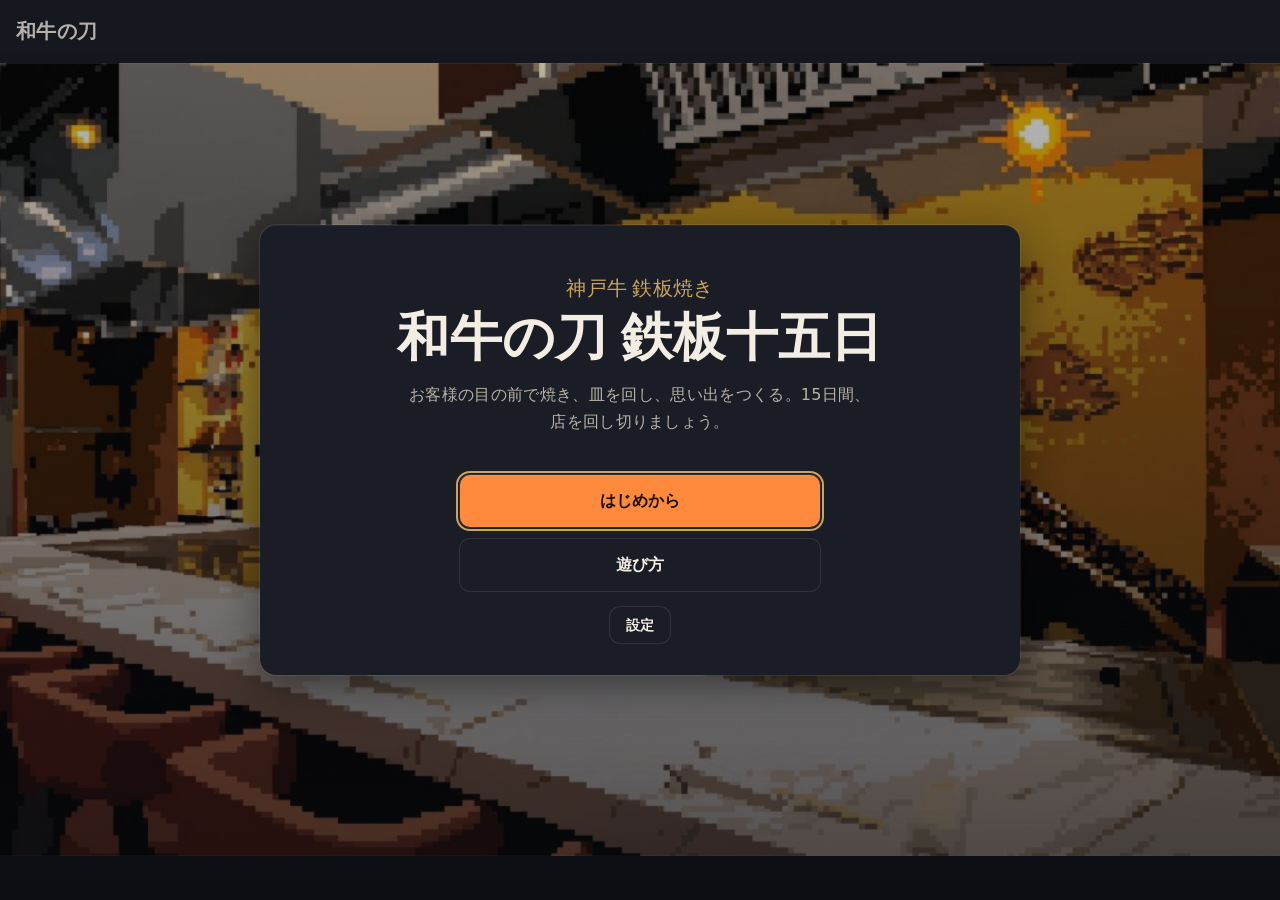
<file: index.html>
<!doctype html>
<html lang="ja">
<head>
<meta charset="utf-8">
<meta name="viewport" content="width=device-width, initial-scale=1, viewport-fit=cover">
<meta name="theme-color" content="#11131a">
<title>和牛の刀 鉄板十五日</title>
<meta name="description" content="鉄板焼きの店を15日間まわす、見下ろし型の調理×経営ゲーム">
<link rel="icon" href="icons/icon-192.png">
<link rel="manifest" href="manifest.webmanifest">
<!-- ホーム画面に追加すると、全画面のアプリとして開く（iPhone・Android） -->
<meta name="mobile-web-app-capable" content="yes">
<meta name="apple-mobile-web-app-capable" content="yes">
<meta name="apple-mobile-web-app-status-bar-style" content="black-translucent">
<meta name="apple-mobile-web-app-title" content="鉄板十五日">
<link rel="apple-touch-icon" href="icons/apple-touch-icon.png">
<link rel="stylesheet" href="style.css">
</head>
<body>
<div id="app" data-phase="title">
  <header id="hud" aria-label="営業の状況">
    <div class="brand" aria-hidden="true">和牛の刀</div>
    <div class="stat stat-day"><span class="lab">営業</span><b id="hDay">1日目</b><small>／15日</small></div>
    <div class="stat stat-clock"><span class="lab">時刻</span><b id="hClock">17:00</b><span class="clockbar" aria-hidden="true"><i id="hClockBar"></i></span></div>
    <div class="stat stat-sales"><span class="lab">今日の売上</span><b id="hSales">0円</b></div>
    <div class="stat stat-rep"><span class="lab">評判</span><b id="hRep">★4.0</b></div>
    <div class="stat stat-claim"><span class="lab">クレーム</span><b id="hClaim" aria-label="クレーム0件（3件でその日は失敗）"><i></i><i></i><i></i></b></div>
    <button id="btnHudMore" class="hudmore" type="button" aria-expanded="false" aria-label="今日の売上と評判">詳しく</button>
    <button id="btnZoom" class="iconbtn zoombtn" type="button" aria-pressed="true" aria-label="店の見え方（拡大・全体）を切り替える"><span class="z-whole">全体</span><span class="z-near">拡大</span></button>
    <button id="btnPause" class="iconbtn" type="button" aria-label="一時停止とメニュー">Ⅱ</button>
  </header>

  <main id="stage">
    <canvas id="cv" aria-label="店内の様子" role="img"></canvas>
    <div id="banner" hidden>
      <div class="banner-text"><b id="bannerTitle">開店準備</b><span id="bannerSub">設備は「つかむ」で持ち上げて、好きな場所へ動かせます</span></div>
      <button id="btnOpen" class="btn primary" type="button">開店する<kbd>Enter</kbd></button>
    </div>
    <div id="toasts" aria-live="polite"></div>
  </main>

  <footer id="ctrl">
    <div id="hint" aria-live="off">
      <span id="hintNext" class="hint-next"></span>
      <span id="hintTarget" class="hint-target"></span>
    </div>
    <div id="touch" hidden>
      <div id="stick" aria-hidden="true"><div id="stickKnob"></div></div>
      <div class="tbtns">
        <button id="tWork" class="tbtn work" type="button" aria-label="作業（長押し）">作業<small>長押し</small></button>
        <button id="tGrab" class="tbtn grab" type="button" aria-label="つかむ・置く・出す">つかむ<small>置く・出す</small></button>
      </div>
    </div>
  </footer>

  <div id="modalWrap" hidden>
    <div id="modal" role="dialog" aria-modal="true" aria-labelledby="modalTitle" tabindex="-1"></div>
  </div>
</div>

<script src="js/data.js"></script>
<script src="js/engine.js"></script>
<script src="js/bot.js"></script>
<script src="js/sprites.js"></script>
<script src="js/art-images.js"></script>
<script src="js/art-chars.js"></script>
<script src="js/render.js"></script>
<script src="js/audio.js"></script>
<script src="js/ui.js"></script>
<script src="js/main.js"></script>
</body>
</html>
</file>
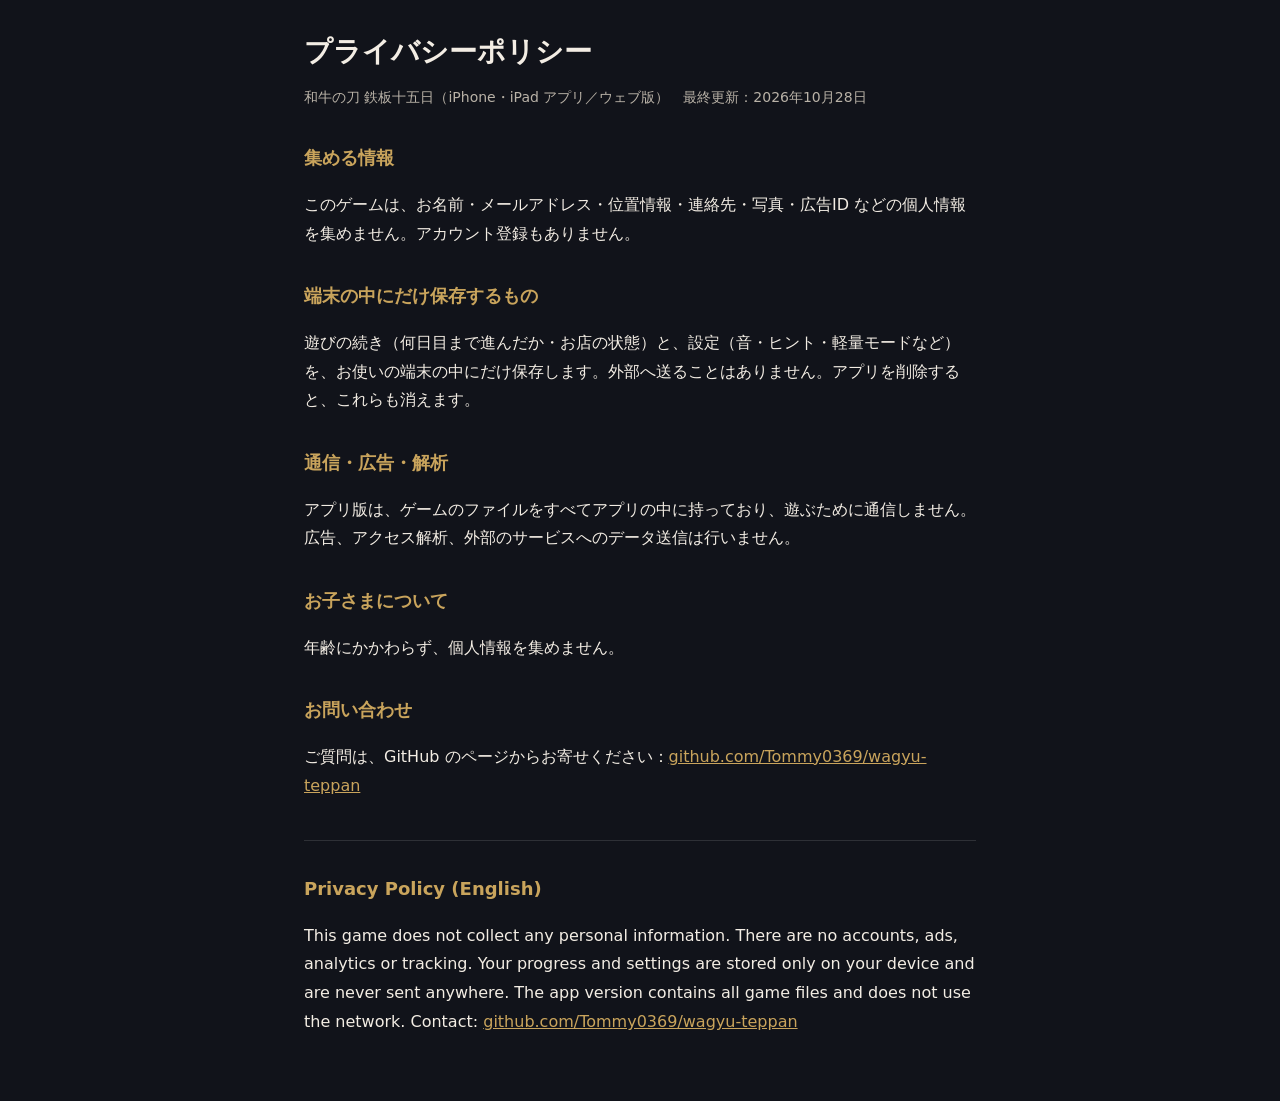
<file: privacy.html>
<!doctype html>
<html lang="ja">
<head>
<meta charset="utf-8">
<meta name="viewport" content="width=device-width, initial-scale=1">
<title>プライバシーポリシー｜和牛の刀 鉄板十五日</title>
<meta name="description" content="ゲーム「和牛の刀 鉄板十五日」のプライバシーポリシー">
<style>
  :root { --bg: #11131a; --text: #f3ede4; --muted: #b9b2a7; --gold: #c9a45c; --line: rgba(255, 255, 255, .12); color-scheme: dark; }
  body { margin: 0; background: var(--bg); color: var(--text); font: 16px/1.8 "Hiragino Sans", "Noto Sans JP", system-ui, sans-serif; }
  main { max-width: 42em; margin: 0 auto; padding: 32px max(16px, env(safe-area-inset-left)) 48px max(16px, env(safe-area-inset-right)); }
  h1 { font-family: "Hiragino Mincho ProN", "Yu Mincho", serif; font-weight: 600; font-size: 28px; line-height: 1.4; margin: 0 0 4px; }
  h2 { font-size: 18px; margin: 32px 0 8px; color: var(--gold); }
  p, li { color: var(--text); }
  .muted { color: var(--muted); font-size: 14px; }
  a { color: var(--gold); }
  hr { border: 0; border-top: 1px solid var(--line); margin: 40px 0 24px; }
</style>
</head>
<body>
<main>
  <h1>プライバシーポリシー</h1>
  <p class="muted">和牛の刀 鉄板十五日（iPhone・iPad アプリ／ウェブ版）　最終更新：2026年10月28日</p>

  <h2>集める情報</h2>
  <p>このゲームは、お名前・メールアドレス・位置情報・連絡先・写真・広告ID などの個人情報を集めません。アカウント登録もありません。</p>

  <h2>端末の中にだけ保存するもの</h2>
  <p>遊びの続き（何日目まで進んだか・お店の状態）と、設定（音・ヒント・軽量モードなど）を、お使いの端末の中にだけ保存します。外部へ送ることはありません。アプリを削除すると、これらも消えます。</p>

  <h2>通信・広告・解析</h2>
  <p>アプリ版は、ゲームのファイルをすべてアプリの中に持っており、遊ぶために通信しません。広告、アクセス解析、外部のサービスへのデータ送信は行いません。</p>

  <h2>お子さまについて</h2>
  <p>年齢にかかわらず、個人情報を集めません。</p>

  <h2>お問い合わせ</h2>
  <p>ご質問は、GitHub のページからお寄せください：<a href="https://github.com/Tommy0369/wagyu-teppan/issues">github.com/Tommy0369/wagyu-teppan</a></p>

  <hr>
  <h2>Privacy Policy (English)</h2>
  <p>This game does not collect any personal information. There are no accounts, ads, analytics or tracking. Your progress and settings are stored only on your device and are never sent anywhere. The app version contains all game files and does not use the network. Contact: <a href="https://github.com/Tommy0369/wagyu-teppan/issues">github.com/Tommy0369/wagyu-teppan</a></p>
</main>
</body>
</html>
</file>
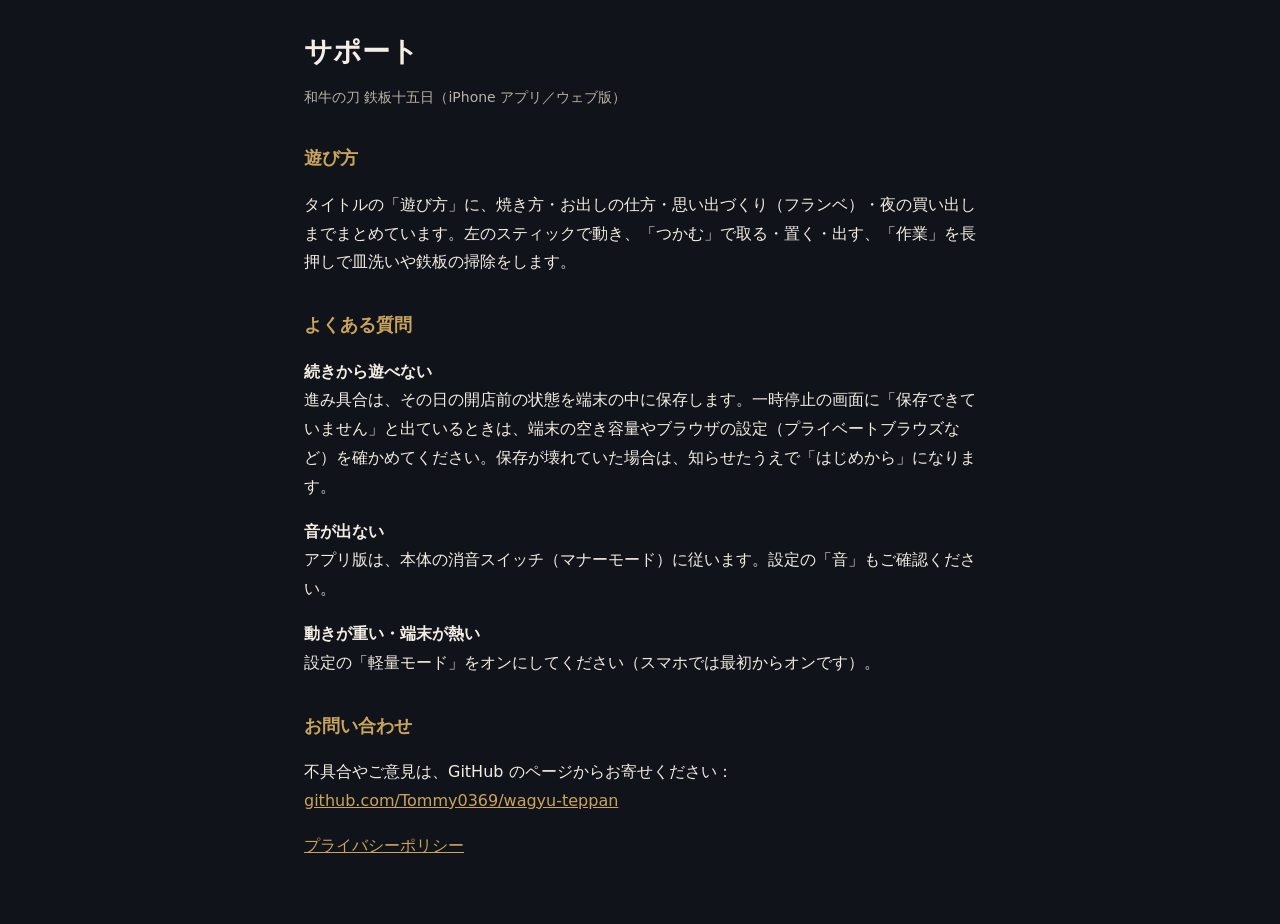
<file: support.html>
<!doctype html>
<html lang="ja">
<head>
<meta charset="utf-8">
<meta name="viewport" content="width=device-width, initial-scale=1">
<title>サポート｜和牛の刀 鉄板十五日</title>
<meta name="description" content="ゲーム「和牛の刀 鉄板十五日」のサポート">
<style>
  :root { --bg: #11131a; --text: #f3ede4; --muted: #b9b2a7; --gold: #c9a45c; --line: rgba(255, 255, 255, .12); color-scheme: dark; }
  body { margin: 0; background: var(--bg); color: var(--text); font: 16px/1.8 "Hiragino Sans", "Noto Sans JP", system-ui, sans-serif; }
  main { max-width: 42em; margin: 0 auto; padding: 32px max(16px, env(safe-area-inset-left)) 48px max(16px, env(safe-area-inset-right)); }
  h1 { font-family: "Hiragino Mincho ProN", "Yu Mincho", serif; font-weight: 600; font-size: 28px; line-height: 1.4; margin: 0 0 4px; }
  h2 { font-size: 18px; margin: 32px 0 8px; color: var(--gold); }
  p, li { color: var(--text); }
  .muted { color: var(--muted); font-size: 14px; }
  a { color: var(--gold); }
  hr { border: 0; border-top: 1px solid var(--line); margin: 40px 0 24px; }
</style>
</head>
<body>
<main>
  <h1>サポート</h1>
  <p class="muted">和牛の刀 鉄板十五日（iPhone アプリ／ウェブ版）</p>

  <h2>遊び方</h2>
  <p>タイトルの「遊び方」に、焼き方・お出しの仕方・思い出づくり（フランベ）・夜の買い出しまでまとめています。左のスティックで動き、「つかむ」で取る・置く・出す、「作業」を長押しで皿洗いや鉄板の掃除をします。</p>

  <h2>よくある質問</h2>
  <p><b>続きから遊べない</b><br>進み具合は、その日の開店前の状態を端末の中に保存します。一時停止の画面に「保存できていません」と出ているときは、端末の空き容量やブラウザの設定（プライベートブラウズなど）を確かめてください。保存が壊れていた場合は、知らせたうえで「はじめから」になります。</p>
  <p><b>音が出ない</b><br>アプリ版は、本体の消音スイッチ（マナーモード）に従います。設定の「音」もご確認ください。</p>
  <p><b>動きが重い・端末が熱い</b><br>設定の「軽量モード」をオンにしてください（スマホでは最初からオンです）。</p>

  <h2>お問い合わせ</h2>
  <p>不具合やご意見は、GitHub のページからお寄せください：<a href="https://github.com/Tommy0369/wagyu-teppan/issues">github.com/Tommy0369/wagyu-teppan</a></p>
  <p><a href="privacy.html">プライバシーポリシー</a></p>
</main>
</body>
</html>
</file>
<file: style.css>
/* 和牛の刀 鉄板十五日 — 値はすべてトークン経由（DESIGN.md と同じ） */
:root {
  --c-primary: #ff8a3d;
  --c-primary-ink: #1a0f06;
  --c-gold: #c9a45c;
  --c-bg: #11131a;
  --c-surface: #1a1d26;
  --c-raised: #242836;
  --c-line: rgba(255, 255, 255, .09);
  --c-text: #f3ede4;
  --c-muted: #b9b2a7;
  --c-meat: #b8323a;
  --c-good: #7cc48a;
  --c-bad: #ef6461;
  --c-warn: #e9b44c;
  --c-rare: #d0505c;
  --c-medium: #b77b62;
  --c-well: #7a5440;

  --f-ui: "Hiragino Sans", "Hiragino Kaku Gothic ProN", "Noto Sans JP", "Yu Gothic", system-ui, sans-serif;
  --f-brand: "Hiragino Mincho ProN", "Yu Mincho", "Noto Serif JP", serif;
  --fs-xs: 13px; --fs-sm: 14px; --fs-md: 16px; --fs-lg: 20px; --fs-xl: 25px; --fs-2xl: 32px;

  --s-1: 4px; --s-2: 8px; --s-3: 12px; --s-4: 16px; --s-5: 24px; --s-6: 32px; --s-7: 48px;
  --r-sm: 6px; --r-md: 10px; --r-lg: 16px; --r-full: 9999px;
  --edge: 0 0 0 1px rgba(255, 255, 255, .08), inset 0 1px 0 rgba(255, 255, 255, .06);
  --shadow-float: 0 12px 40px rgba(0, 0, 0, .45);

  --z-hud: 300; --z-ctrl: 310; --z-banner: 320; --z-modal: 600; --z-toast: 700;
  --t-press: 120ms; --t-ui: 180ms; --ease-out: cubic-bezier(.2, .8, .2, 1);
  --hud-h: 56px; --ctrl-h: 44px;
  color-scheme: dark;
}

* { box-sizing: border-box; }
html, body { margin: 0; height: 100%; background: var(--c-bg); color: var(--c-text); }
body {
  font-family: var(--f-ui); font-size: var(--fs-md); line-height: 1.5; letter-spacing: .02em;
  -webkit-font-smoothing: antialiased; overscroll-behavior: none; touch-action: manipulation;
}
::selection { background: rgba(201, 164, 92, .4); }
button { font: inherit; color: inherit; }
kbd { font-family: var(--f-ui); font-size: var(--fs-xs); padding: 1px 6px; border-radius: var(--r-sm); background: rgba(0, 0, 0, .25); margin-left: var(--s-2); font-weight: 600; }
.num { font-variant-numeric: tabular-nums; }

#app {
  height: 100vh; height: 100dvh; display: grid; grid-template-rows: auto minmax(0, 1fr) auto;
  padding: env(safe-area-inset-top) env(safe-area-inset-right) 0 env(safe-area-inset-left);
}

/* ---------- HUD ---------- */
#hud {
  position: relative; z-index: var(--z-hud);
  display: flex; align-items: center; gap: var(--s-5); padding: var(--s-2) var(--s-4);
  min-height: var(--hud-h); background: var(--c-surface); box-shadow: 0 1px 0 var(--c-line);
}
.brand { font-family: var(--f-brand); font-size: var(--fs-lg); font-weight: 600; color: var(--c-text); white-space: nowrap; }
.stat { display: grid; grid-template-columns: auto; line-height: 1.2; }
.stat .lab { font-size: var(--fs-xs); color: var(--c-muted); }
.stat b { font-size: var(--fs-lg); font-weight: 700; font-variant-numeric: tabular-nums; white-space: nowrap; }
.stat small { font-size: var(--fs-xs); color: var(--c-muted); }
.stat-day { grid-template-columns: auto auto; column-gap: 2px; align-items: end; }
.stat-day .lab { grid-column: 1 / -1; }
.stat-clock { min-width: 88px; }
.clockbar { display: block; height: 4px; border-radius: var(--r-full); background: rgba(255, 255, 255, .1); margin-top: 3px; overflow: hidden; }
.clockbar i { display: block; height: 100%; width: 0; background: var(--c-primary); }
.stat-sales b { color: var(--c-text); min-width: 7.5em; }
.stat-rep b { color: var(--c-gold); }
#hClaim { display: flex; gap: 5px; padding-top: 4px; }
#hClaim i { width: 14px; height: 14px; border-radius: 50%; border: 2px solid var(--c-muted); display: block; }
#hClaim i.on { background: var(--c-bad); border-color: var(--c-bad); }
#hClaim i.on::after { content: ""; }
.iconbtn {
  margin-left: auto; flex: none; width: 44px; height: 44px; border-radius: var(--r-md); border: 0; background: var(--c-raised);
  box-shadow: var(--edge); font-size: var(--fs-md); font-weight: 700; cursor: pointer;
  transition: transform var(--t-press) var(--ease-out), background-color var(--t-ui) var(--ease-out);
}
.iconbtn:hover { background: #2d3243; }
.iconbtn:active { transform: scale(.97); }
#app[data-phase="title"] #hud .stat, #app[data-phase="title"] #btnPause, #app[data-phase="title"] #btnZoom, #app[data-phase="title"] #btnHudMore { visibility: hidden; }
#btnHudMore, #btnZoom { display: none; }   /* スマホだけ（下の html.phone） */

/* ---------- 舞台 ---------- */
#stage { position: relative; overflow: hidden; background: #0c0e13; }
#cv { position: absolute; inset: 0; display: block; }
/* タイトル画面は、本人の参考画像（店内のドット絵）を背景にする */
#app[data-phase="title"] #stage { background: #1e1416 var(--title-bg, none) center / cover no-repeat; }
#app[data-phase="title"] #cv { visibility: hidden; }
#app[data-phase="title"] #modalWrap { background: linear-gradient(180deg, rgba(8, 9, 12, .25), rgba(8, 9, 12, .7)); }
#banner {
  position: absolute; z-index: var(--z-banner); top: var(--s-3); left: 50%; transform: translateX(-50%);
  display: flex; align-items: center; gap: var(--s-4); padding: var(--s-3) var(--s-3) var(--s-3) var(--s-5);
  background: rgba(26, 29, 38, .94); border-radius: var(--r-lg); box-shadow: var(--edge), var(--shadow-float);
  max-width: calc(100% - 2 * var(--s-4)); width: max-content;
}
.banner-text { display: grid; gap: 2px; }
.banner-text b { font-family: var(--f-brand); font-size: var(--fs-lg); }
.banner-text span { font-size: var(--fs-sm); color: var(--c-muted); }
#banner[hidden] { display: none; }
#toasts {
  position: absolute; z-index: var(--z-toast); left: 50%; transform: translateX(-50%); top: 84px;
  display: grid; gap: var(--s-2); justify-items: center; pointer-events: none; width: min(92%, 560px);
}
#app[data-phase="service"] #toasts { top: var(--s-3); }
.toast {
  padding: var(--s-2) var(--s-4); border-radius: var(--r-full); background: rgba(17, 19, 26, .92); box-shadow: var(--edge);
  font-size: var(--fs-sm); font-weight: 600; text-align: center; animation: toastIn 200ms var(--ease-out);
}
.toast.warn { color: #ffd59a; }
.toast.bad { color: #ffb4b0; box-shadow: 0 0 0 1px rgba(239, 100, 97, .5); }
.toast.good { color: #c9f0d1; }
@keyframes toastIn { from { opacity: 0; transform: translateY(-6px); } to { opacity: 1; transform: none; } }

/* ---------- 操作 ---------- */
#ctrl { position: relative; z-index: var(--z-ctrl); background: var(--c-surface); box-shadow: 0 -1px 0 var(--c-line); padding-bottom: env(safe-area-inset-bottom); }
#hint { display: flex; align-items: center; gap: var(--s-4); min-height: var(--ctrl-h); padding: var(--s-2) var(--s-4); font-size: var(--fs-sm); }
.hint-next { color: var(--c-gold); font-weight: 600; }
.hint-next:empty { display: none; }
.hint-target { color: var(--c-text); margin-left: auto; text-align: right; }
.hint-target b { font-weight: 700; }
.hint-target kbd { margin-left: 0; margin-right: 4px; background: var(--c-raised); }
.hint-target .sep { color: var(--c-muted); margin: 0 var(--s-2); }
#app[data-phase="title"] #hint { visibility: hidden; }

#touch { display: flex; align-items: center; justify-content: space-between; padding: var(--s-2) var(--s-4) var(--s-3); gap: var(--s-4); }
#touch[hidden] { display: none; }
#stick { position: relative; width: 132px; height: 132px; border-radius: 50%; background: rgba(255, 255, 255, .05); box-shadow: var(--edge); touch-action: none; flex: none; }
#stickKnob { position: absolute; left: 50%; top: 50%; width: 56px; height: 56px; margin: -28px 0 0 -28px; border-radius: 50%; background: var(--c-raised); box-shadow: var(--edge), 0 4px 12px rgba(0, 0, 0, .4); }
.tbtns { display: flex; gap: var(--s-3); align-items: center; }
.tbtn {
  display: grid; place-items: center; align-content: center; border: 0; border-radius: 50%; cursor: pointer; touch-action: none;
  font-weight: 700; font-size: var(--fs-md); line-height: 1.2; box-shadow: var(--edge), 0 6px 16px rgba(0, 0, 0, .35);
  -webkit-user-select: none; user-select: none; transition: transform var(--t-press) var(--ease-out);
}
.tbtn small { font-size: 12px; font-weight: 600; opacity: .85; }
.tbtn.grab { width: 92px; height: 92px; background: var(--c-primary); color: var(--c-primary-ink); }
.tbtn.work { width: 76px; height: 76px; background: var(--c-raised); color: var(--c-text); }
.tbtn.on, .tbtn:active { transform: scale(.94); }
.tbtn.work.on { background: #3a3220; box-shadow: 0 0 0 2px var(--c-gold); }

/* ---------- ボタン ---------- */
.btn {
  display: inline-flex; align-items: center; justify-content: center; gap: var(--s-2); min-height: 44px; padding: 0 var(--s-5);
  border-radius: var(--r-md); border: 0; background: var(--c-raised); color: var(--c-text); font-weight: 700; cursor: pointer;
  box-shadow: var(--edge); transition: transform var(--t-press) var(--ease-out), background-color var(--t-ui) var(--ease-out), opacity var(--t-ui);
}
.btn:hover { background: #2d3243; }
.btn:active { transform: scale(.97); }
.btn.primary { background: var(--c-primary); color: var(--c-primary-ink); }
.btn.primary:hover { background: #ff9a55; }
.btn.ghost { background: transparent; box-shadow: 0 0 0 1px var(--c-line); }
.btn[disabled], .btn[aria-disabled="true"] { opacity: .62; cursor: not-allowed; }   /* .45 だと文字のコントラストが 4.5 に届かなかった（2026-10-28） */
.btn.sm { min-height: 36px; padding: 0 var(--s-4); font-size: var(--fs-sm); }
:focus-visible { outline: 2px solid var(--c-gold); outline-offset: 2px; }

/* ---------- モーダル ---------- */
#modalWrap {
  position: fixed; inset: 0; z-index: var(--z-modal); display: grid; place-items: center; padding: var(--s-4);
  background: rgba(8, 9, 12, .62); overflow: auto;
}
#modalWrap[hidden] { display: none; }
#modal {
  width: min(760px, 100%); max-height: calc(100dvh - 2 * var(--s-4)); overflow: auto; outline: none;
  background: var(--c-surface); border-radius: var(--r-lg); box-shadow: var(--edge), var(--shadow-float);
  padding: var(--s-6); animation: modalIn 220ms var(--ease-out);
}
@keyframes modalIn { from { opacity: 0; transform: translateY(8px) scale(.99); } to { opacity: 1; transform: none; } }
#modal h2 { font-family: var(--f-brand); font-size: var(--fs-xl); font-weight: 600; margin: 0 0 var(--s-2); line-height: 1.35; }
#modal h3 { font-size: var(--fs-md); margin: var(--s-5) 0 var(--s-3); color: var(--c-muted); font-weight: 700; }
#modal p, .banner-text span, .reflect p { margin: 0 0 var(--s-3); line-height: 1.7; word-break: auto-phrase; text-wrap: pretty; }
.title-hero p { text-wrap: balance; }
.lead { color: var(--c-muted); }
.actions { display: flex; flex-wrap: wrap; gap: var(--s-3); margin-top: var(--s-5); justify-content: flex-end; }
.actions .spacer { flex: 1; }

/* タイトル */
.title-hero { text-align: center; padding: var(--s-4) 0 var(--s-2); }
.title-hero .kicker { font-family: var(--f-brand); color: var(--c-gold); font-size: var(--fs-lg); }
.title-hero h1 { font-family: var(--f-brand); font-size: clamp(34px, 6vw, 52px); font-weight: 600; margin: var(--s-1) 0 var(--s-3); line-height: 1.2; }
.title-hero p { color: var(--c-muted); max-width: 32em; margin: 0 auto var(--s-2) !important; }
.title-actions { display: grid; gap: var(--s-3); max-width: 360px; margin: var(--s-5) auto 0; }
.title-actions .btn { min-height: 52px; font-size: var(--fs-md); }
.title-meta { display: flex; justify-content: center; gap: var(--s-3); margin-top: var(--s-4); flex-wrap: wrap; }

/* 遊び方 */
.howto { display: grid; grid-template-columns: repeat(auto-fit, minmax(200px, 1fr)); gap: var(--s-3); margin: var(--s-4) 0; padding: 0; list-style: none; }
.howto li { background: var(--c-raised); border-radius: var(--r-md); padding: var(--s-4); box-shadow: var(--edge); }
.howto b { display: block; margin-bottom: var(--s-1); }
.howto span { color: var(--c-muted); font-size: var(--fs-sm); }
/* 遊び方：1項目＝1つのトグル。説明は押した項目の行のすぐ下に横いっぱいで出す（開くのは1つだけ） */
.mhead {
  position: sticky; top: 0; z-index: 1; display: flex; align-items: center; justify-content: space-between; gap: var(--s-3);
  margin: 0 0 var(--s-1); padding: var(--s-1) 0; background: var(--c-surface);
  box-shadow: 0 -40px 0 0 var(--c-surface);   /* 上の余白も隠す（送った項目が見出しの上からのぞかないように） */
}
#modal .mhead h2 { margin: 0; }
.mhead .btn { flex: none; }
.hgrid { position: relative; display: grid; grid-template-columns: repeat(auto-fill, minmax(140px, 1fr)); gap: var(--s-2); margin-top: var(--s-3); }
.hitem {
  display: flex; align-items: center; gap: var(--s-2); min-width: 0; min-height: 48px; padding: 0 var(--s-3);
  border: 0; border-radius: var(--r-md); background: var(--c-raised); box-shadow: var(--edge); color: var(--c-text);
  font: 700 var(--fs-sm)/1.3 var(--f-ui); text-align: left; cursor: pointer; transition: background-color var(--t-ui) var(--ease-out);
  overflow: hidden; white-space: nowrap; text-overflow: ellipsis;
}
.hitem::after { content: "＋"; margin-left: auto; flex: none; color: var(--c-gold); }   /* 開く／とじるは記号と枠で（色だけに頼らない） */
.hitem:hover { background: #2d3243; }
.hitem:focus-visible { outline: 2px solid var(--c-gold); outline-offset: 2px; }
.hitem[aria-expanded="true"] { background: #363c50; box-shadow: inset 0 0 0 2px var(--c-gold); }
.hitem[aria-expanded="true"]::after { content: "−"; }
.hpanel {
  position: relative; grid-column: 1 / -1; padding: var(--s-3) var(--s-4); border-radius: var(--r-md);
  background: #363c50; box-shadow: var(--edge);
}
.hpanel::before {   /* どの項目の説明かを、上向きの三角で指す */
  content: ""; position: absolute; top: -7px; left: calc(var(--ax, 24px) - 7px);
  border: 7px solid transparent; border-top: 0; border-bottom-color: #363c50;
}
#modal .hpanel p { margin: 0; font-size: var(--fs-sm); line-height: 1.75; }
.hpanel .dtable { margin: 0 0 var(--s-2); }
#modal .hpanel .note { margin: 0; }
/* アプリとして入れる手順（iPhone） */
.steps { margin: var(--s-3) 0 var(--s-4); padding-left: 1.4em; display: grid; gap: var(--s-2); line-height: 1.7; }
.keys { display: grid; grid-template-columns: auto 1fr; gap: var(--s-2) var(--s-4); font-size: var(--fs-sm); margin: 0; }
.keys dt { font-weight: 700; }
.keys dd { margin: 0; color: var(--c-muted); }

/* 日報 */
.report-grid { display: grid; grid-template-columns: minmax(0, 1.1fr) minmax(0, 1fr); gap: var(--s-5); }
.pl { width: 100%; border-collapse: collapse; font-variant-numeric: tabular-nums; }
.pl td { padding: 6px 0; border-bottom: 1px solid var(--c-line); }
.pl td:last-child { text-align: right; font-weight: 700; white-space: nowrap; padding-left: var(--s-3); }
.pl tr.sub td { color: var(--c-muted); font-size: var(--fs-sm); padding-top: 2px; }
.pl tr.sub td:last-child { font-weight: 500; }
.pl tr.total td { border-bottom: 0; padding-top: var(--s-3); font-size: var(--fs-lg); }
.pl .plus { color: var(--c-good); }
.pl .minus { color: var(--c-bad); }
.kpis { display: grid; grid-template-columns: repeat(2, minmax(0, 1fr)); gap: var(--s-2); }
.kpi { background: var(--c-raised); border-radius: var(--r-md); padding: var(--s-3); box-shadow: var(--edge); }
.kpi .lab { font-size: var(--fs-xs); color: var(--c-muted); display: block; }
.kpi b { font-size: var(--fs-lg); font-variant-numeric: tabular-nums; }
.kpi small { color: var(--c-muted); font-size: var(--fs-xs); margin-left: 4px; }
.reflect { margin-top: var(--s-5); padding: var(--s-4) var(--s-5); border-radius: var(--r-md); background: linear-gradient(180deg, rgba(201, 164, 92, .10), rgba(201, 164, 92, .04)); box-shadow: 0 0 0 1px rgba(201, 164, 92, .28); }
.reflect .lab { font-size: var(--fs-xs); color: var(--c-gold); font-weight: 700; display: block; margin-bottom: var(--s-1); }
.reflect .rf-h { font-size: var(--fs-xs); font-weight: 700; color: var(--c-cream, #f1ece3); opacity: .85; margin: var(--s-3) 0 var(--s-1); }
.rf-steps { margin: 0 0 var(--s-2); padding-left: 1.4em; display: grid; gap: 4px; }
.rf-steps li { line-height: 1.6; }
.rf-time { display: inline-block; min-width: 3.2em; margin-right: .5em; color: var(--c-gold); font-variant-numeric: tabular-nums; }
.rf-result { margin: var(--s-2) 0; padding: var(--s-2) var(--s-3); border-radius: var(--r-sm, 8px); background: rgba(255, 255, 255, .05); }
.rf-result span { font-weight: 700; color: var(--c-gold); margin-right: .6em; }
.rf-use { margin: var(--s-2) 0 var(--s-1); }
.rf-bar { display: flex; height: 10px; border-radius: 5px; overflow: hidden; background: rgba(255, 255, 255, .08); }
.rf-bar i { display: block; height: 100%; }
.rf-legend { list-style: none; margin: 6px 0 0; padding: 0; display: flex; flex-wrap: wrap; gap: 4px 12px; font-size: var(--fs-xs); }
.rf-legend i { display: inline-block; width: 10px; height: 10px; border-radius: 2px; margin-right: 4px; vertical-align: -1px; }
.u-carry { background: #e6b450; } .u-cut { background: #d0505c; } .u-wash { background: #7ec8f0; } .u-clear { background: #b08968; }
.u-mc { background: #f0a0b0; } .u-walk { background: #8a929c; } .u-idle { background: #4a4f57; }
.rf-q { font-size: var(--fs-md, 1.05rem); font-weight: 700; line-height: 1.7; }
.rf-next { opacity: .9; }
.reflect p { margin: 0 !important; font-size: var(--fs-md); }
.concept { display: inline-block; margin-top: var(--s-2); font-size: var(--fs-xs); padding: 2px 10px; border-radius: var(--r-full); background: rgba(201, 164, 92, .18); color: var(--c-gold); font-weight: 700; }

/* カード */
.cards { display: grid; grid-template-columns: repeat(2, minmax(0, 1fr)); gap: var(--s-4); margin-top: var(--s-4); }
.cards.diff-cards { grid-template-columns: repeat(4, minmax(0, 1fr)); }
@media (max-width: 900px) { .cards.diff-cards { grid-template-columns: repeat(2, minmax(0, 1fr)); } }
.card { display: grid; gap: var(--s-3); align-content: start; text-align: left; padding: var(--s-5); border-radius: var(--r-lg); border: 0; background: var(--c-raised); box-shadow: var(--edge); cursor: pointer; transition: transform var(--t-press) var(--ease-out), box-shadow var(--t-ui); }
.card:hover { box-shadow: var(--edge), 0 0 0 2px rgba(201, 164, 92, .6); }
.card:active { transform: scale(.98); }
.card .kind { justify-self: start; font-size: var(--fs-xs); font-weight: 700; padding: 2px 10px; border-radius: var(--r-full); }
.card .kind.dish { background: rgba(255, 138, 61, .18); color: #ffc296; }
.card .kind.guest { background: rgba(127, 167, 201, .18); color: #b9d4ea; }
.card .name { font-family: var(--f-brand); font-size: var(--fs-xl); line-height: 1.3; }
.card .good, .card .hard, .card .desc { font-size: var(--fs-sm); line-height: 1.6; }
.card .desc { color: var(--c-muted); }
/* 難易度のカード：速さ・待てる長さ・部位の数（ラベルと値の2列） */
.dfacts { display: grid; grid-template-columns: auto 1fr; gap: 2px var(--s-2); font-size: var(--fs-sm); line-height: 1.5; }
.dfacts span { color: var(--c-muted); }
.dfacts b { font-weight: 700; color: var(--c-text); }
/* 難易度のちがいの表（遊び方・ルール） */
.dtable { display: grid; gap: 2px; font-size: var(--fs-sm); margin-bottom: var(--s-3); }
.dt-row { display: grid; grid-template-columns: minmax(8em, 1.4fr) repeat(4, minmax(0, 1fr)); gap: var(--s-2); padding: var(--s-2) var(--s-3); background: var(--c-raised); border-radius: var(--r-sm); align-items: center; }
.dt-row > span:first-child { color: var(--c-muted); }
.dt-head { background: transparent; font-weight: 700; padding-bottom: 0; }
.actions .act-note { margin-right: auto; align-self: center; flex: 1 1 auto; min-width: 0; }   /* ボタンの左の空きに、短い注意（狭いときは注意のほうが折り返す） */
.actions:has(.act-note) { flex-wrap: nowrap; }
.actions:has(.act-note) .btn { white-space: nowrap; flex: none; }
#modal:has(.diff-cards) { width: min(960px, 100%); }   /* 4枚を横に並べるので、ほかの画面より広く */
.dfacts b { white-space: nowrap; }
.card .good::before { content: "＋ "; color: var(--c-good); font-weight: 700; }
.card .hard::before { content: "− "; color: var(--c-bad); font-weight: 700; }

/* 買い出し */
.cashline { display: flex; align-items: baseline; gap: var(--s-3); margin: var(--s-2) 0 var(--s-4); }
.cashline b { font-size: var(--fs-2xl); font-variant-numeric: tabular-nums; }
.offers { display: grid; grid-template-columns: repeat(3, minmax(0, 1fr)); gap: var(--s-3); }
.offer { display: grid; gap: var(--s-2); align-content: space-between; padding: var(--s-4); border-radius: var(--r-md); background: var(--c-raised); box-shadow: var(--edge); min-height: 168px; }
.offer .name { font-weight: 700; font-size: var(--fs-md); }
.offer .desc { font-size: var(--fs-sm); color: var(--c-muted); line-height: 1.6; }
.offer .price { font-variant-numeric: tabular-nums; font-weight: 700; }
.offer.sold { opacity: .55; }
.staff { display: grid; gap: var(--s-2); }
.staff-row { display: grid; grid-template-columns: minmax(0, 1fr) auto; align-items: center; gap: var(--s-3); padding: var(--s-3) var(--s-4); border-radius: var(--r-md); background: var(--c-raised); box-shadow: var(--edge); }
.staff-row .name { font-weight: 700; }
.staff-row .desc { font-size: var(--fs-sm); color: var(--c-muted); }
.toggle { min-width: 104px; }
.toggle[aria-pressed="true"] { background: rgba(124, 196, 138, .22); box-shadow: 0 0 0 1px rgba(124, 196, 138, .6); }
.note { font-size: var(--fs-sm); color: var(--c-muted); }

/* 結果 */
.result-grid { display: grid; grid-template-columns: minmax(0, 1fr) minmax(0, 1fr); gap: var(--s-5); align-items: center; }
.style-name { font-family: var(--f-brand); font-size: var(--fs-2xl); color: var(--c-gold); margin: var(--s-1) 0 var(--s-2); line-height: 1.3; }
.radar { width: 100%; max-width: 320px; display: block; margin: 0 auto; }
.questions { margin: var(--s-4) 0 0; padding-left: 1.4em; }
.questions li { margin-bottom: var(--s-2); line-height: 1.7; }

.setting-row { display: flex; align-items: center; justify-content: space-between; gap: var(--s-4); padding: var(--s-3) 0; border-bottom: 1px solid var(--c-line); }

/* ---------- 画面幅ごとの組み替え ---------- */
@media (max-width: 1023px) {
  #hud { gap: var(--s-4); }
  .brand { display: none; }
}
@media (max-width: 599px) {
  :root { --hud-h: 52px; }
  #hud { gap: var(--s-3); padding: var(--s-2) var(--s-3); }
  .stat .lab { font-size: 12px; }
  .stat b { font-size: var(--fs-md); }
  .stat-day small { display: none; }
  .stat-clock { min-width: 0; }
  .stat-sales b { min-width: 0; }
  .stat-claim .lab { display: none; }
  .iconbtn { width: 44px; height: 44px; }
  .btn.sm { min-height: 44px; }
  #modal { padding: var(--s-5) var(--s-4); }
  .report-grid, .result-grid, .cards { grid-template-columns: minmax(0, 1fr) !important; }
  .offers { grid-template-columns: minmax(0, 1fr); }
  .offer { min-height: 0; }
  #hint { font-size: 13px; padding: var(--s-1) var(--s-3); min-height: 36px; }
  .hint-next { display: none; }
  .hint-target { margin-left: 0; text-align: left; }
  #banner { flex-direction: column; align-items: stretch; text-align: center; padding: var(--s-3); }
  .banner-text span { font-size: 13px; }
}
@media (max-width: 380px) {
  .stat-rep { display: none; }
}
/* 横向きのスマホ：操作をマップの上に重ねる */
@media (max-height: 520px) and (orientation: landscape) {
  :root { --hud-h: 44px; }
  #hud { min-height: var(--hud-h); padding: 2px var(--s-3); gap: var(--s-4); }
  .stat { grid-auto-flow: column; align-items: baseline; gap: 4px; }
  .stat-day { grid-template-columns: auto auto auto; }
  .stat-day .lab { grid-column: auto; }
  .stat .lab { font-size: 12px; }
  .stat b { font-size: var(--fs-md); }
  .clockbar { display: none; }
  .brand { display: none; }
  .iconbtn { width: 44px; height: 44px; }
  #ctrl { position: fixed; left: 0; right: 0; bottom: 0; background: transparent; box-shadow: none; pointer-events: none; }
  #hint { display: none; }
  #touch { pointer-events: auto; padding: 0 calc(var(--s-4) + env(safe-area-inset-right)) calc(var(--s-3) + env(safe-area-inset-bottom)) calc(var(--s-4) + env(safe-area-inset-left)); }
  #stick { width: 116px; height: 116px; background: rgba(17, 19, 26, .45); }
  .tbtn.grab { width: 80px; height: 80px; }
  .tbtn.work { width: 66px; height: 66px; }
  #toasts { top: var(--s-2); }
  #banner { top: var(--s-2); padding: var(--s-1) var(--s-2) var(--s-1) var(--s-4); }
  .banner-text b { font-size: var(--fs-md); }
  .banner-text span { display: none; }
}


/* スマホを縦に持っていても、ゲームは横画面で始める（画面ごと90度回す。JS が html に .rot を付ける） */
html.rot, html.rot body { overflow: hidden; }
html.rot #app {
  position: fixed; top: 0; left: 0; padding: 0;
  width: var(--rot-w, 100vh); height: var(--rot-h, 100vw);
  transform-origin: 0 0; transform: translateX(var(--rot-h, 100vw)) rotate(90deg);
}
  html.rot { --hud-h: 44px; }
  html.rot #hud { min-height: var(--hud-h); padding: 2px var(--s-3); gap: var(--s-4); }
  html.rot .stat { grid-auto-flow: column; align-items: baseline; gap: 4px; }
  html.rot .stat-day { grid-template-columns: auto auto auto; }
  html.rot .stat-day .lab { grid-column: auto; }
  html.rot .stat .lab { font-size: 12px; }
  html.rot .stat b { font-size: var(--fs-md); }
  html.rot .clockbar { display: none; }
  html.rot .brand { display: none; }
  html.rot .iconbtn { width: 44px; height: 44px; }
  html.rot #ctrl { position: fixed; left: 0; right: 0; bottom: 0; background: transparent; box-shadow: none; pointer-events: none; }
  html.rot #hint { display: none; }
  html.rot #touch { pointer-events: auto; padding: 0 calc(var(--s-4) + env(safe-area-inset-right)) calc(var(--s-3) + env(safe-area-inset-bottom)) calc(var(--s-4) + env(safe-area-inset-left)); }
  html.rot #stick { width: 116px; height: 116px; background: rgba(17, 19, 26, .45); }
  html.rot .tbtn.grab { width: 80px; height: 80px; }
  html.rot .tbtn.work { width: 66px; height: 66px; }
  html.rot #toasts { top: var(--s-2); }
  html.rot #banner { top: var(--s-2); padding: var(--s-1) var(--s-2) var(--s-1) var(--s-4); }
  html.rot .banner-text b { font-size: var(--fs-md); }
  html.rot .banner-text span { display: none; }

/* ---------- スマホ用の画面（横画面のスマホ・アプリ。JS が html に .phone を付ける）----------
 * 本人指定 2026-10-28「携帯だと文字が小さくて見にくい。携帯に合わせた UI/UX に作り変える」
 * 店を高さいっぱいに描き（上の帯をやめる）、左右の余白（--gut-l / --gut-r）に情報と操作を置く：
 *   左＝日・時刻・売上（上）／スティック（下）　右＝一時停止・評判・クレーム（上）／作業・つかむ（下・縦に並べる）
 *   いまの手がかり（ヒント）は、店の下の壁の上に1行で */
html.phone #app { grid-template-rows: minmax(0, 1fr); padding: 0; position: relative; }
html.phone #hud {
  position: absolute; inset: 0; z-index: var(--z-hud); pointer-events: none; background: none; box-shadow: none;
  display: grid; grid-template-columns: var(--gut-l) minmax(0, 1fr) var(--gut-r); grid-template-rows: auto auto auto 1fr;
  align-content: start; row-gap: var(--s-2); padding: calc(env(safe-area-inset-top) + var(--s-2)) 0 0; min-height: 0;
}
html.phone .brand { display: none; }
html.phone .stat { grid-auto-flow: row; gap: 0; padding-left: calc(env(safe-area-inset-left) + var(--s-3)); padding-right: var(--s-2); min-width: 0; }
html.phone .stat-day { grid-column: 1; grid-row: 1; grid-template-columns: auto 1fr; align-items: baseline; }
html.phone .stat-day small { margin-left: 3px; }
html.phone .stat-day .lab { grid-column: 1 / -1; }
html.phone .stat-clock { grid-column: 1; grid-row: 2; }
html.phone .stat-sales { grid-column: 1; grid-row: 3; }
html.phone .stat-rep, html.phone .stat-claim { grid-column: 3; padding-left: var(--s-3); padding-right: calc(env(safe-area-inset-right) + var(--s-3)); }
html.phone .stat-rep { grid-row: 2; }
html.phone .stat-claim { grid-row: 3; }
html.phone .stat-claim .lab { display: block; }
html.phone .stat .lab { font-size: var(--fs-xs); }
html.phone .stat b { font-size: var(--fs-lg); }
html.phone .stat-sales b { font-size: var(--fs-md); }
html.phone .stat-day small { display: inline; }
html.phone .clockbar { display: block; width: min(96px, 100%); }
html.phone #btnPause {
  grid-column: 3; grid-row: 1; justify-self: end; margin: 0 calc(env(safe-area-inset-right) + var(--s-3)) 0 0; pointer-events: auto;
}
html.phone #stage { background: #0c0e13; }
/* 操作：左下にスティック、右下に「作業」「つかむ」を縦に（親指の届くところ） */
html.phone #ctrl { position: absolute; inset: 0; background: transparent; box-shadow: none; pointer-events: none; padding: 0; }
html.phone #touch {
  position: absolute; left: 0; right: 0; bottom: 0; pointer-events: none; align-items: flex-end;
  padding: 0 calc(env(safe-area-inset-right) + var(--s-3)) calc(env(safe-area-inset-bottom) + var(--s-3)) calc(env(safe-area-inset-left) + var(--s-2));
}
html.phone #stick, html.phone .tbtn { pointer-events: auto; }
html.phone #stick { width: 112px; height: 112px; background: rgba(17, 19, 26, .55); }
html.phone #stickKnob { width: 50px; height: 50px; margin: -25px 0 0 -25px; }
html.phone .tbtns { flex-direction: column; gap: var(--s-3); align-items: flex-end; }
html.phone .tbtn.grab { width: 84px; height: 84px; font-size: var(--fs-md); }
html.phone .tbtn.work { width: 70px; height: 70px; font-size: var(--fs-md); margin-right: 7px; }
html.phone .tbtn small { font-size: var(--fs-xs); }
/* いまの手がかり：店の下の壁の上に1行（店の幅まで） */
html.phone #hint {
  display: flex; position: absolute; left: 50%; transform: translateX(-50%); bottom: calc(env(safe-area-inset-bottom) + var(--s-1));
  width: max-content; max-width: calc(var(--map-w) - 2 * var(--s-2)); min-height: 0; padding: var(--s-1) var(--s-3); gap: var(--s-3);
  background: rgba(17, 19, 26, .86); border-radius: var(--r-full); box-shadow: var(--edge); font-size: var(--fs-sm);
  white-space: nowrap; overflow: hidden; pointer-events: none;
}
html.phone .hint-next { display: inline; }
html.phone .hint-target { margin-left: 0; text-align: left; overflow: hidden; text-overflow: ellipsis; }
html.phone #hint:has(.hint-target:empty):has(.hint-next:empty) { display: none; }
/* 知らせは手がかりのすぐ上（上はお客様の札と開店準備の帯なので、重ねない） */
html.phone #app #toasts { top: auto; bottom: calc(env(safe-area-inset-bottom) + 44px); width: min(var(--map-w), 92%); align-content: end; }
html.phone .toast { font-size: var(--fs-sm); line-height: 1.45; }
html.phone body:has(#modalWrap:not([hidden])) #toasts { display: none; }   /* 日報・店の画面のボタンに重ねない */
html.phone #banner { top: calc(env(safe-area-inset-top) + var(--s-2)); padding: var(--s-1) var(--s-2) var(--s-1) var(--s-4); max-width: var(--map-w); }
html.phone .banner-text b { font-size: var(--fs-md); }
html.phone .banner-text span { display: none; }
/* 画面（日報・店・設定）：小さい高さでも読めるよう、余白を詰めて文字は下げない */
html.phone #modalWrap { padding: calc(env(safe-area-inset-top) + var(--s-2)) calc(env(safe-area-inset-right) + var(--s-3)) var(--s-2) calc(env(safe-area-inset-left) + var(--s-3)); }
html.phone #modal { padding: var(--s-4) var(--s-5); max-height: 100%; }
html.phone #modal h2 { font-size: var(--fs-lg); }
/* 難易度を選ぶ：スマホの横でも1画面に（4枚を横に並べ、余白を詰める） */
html.phone .cards.diff-cards { grid-template-columns: repeat(4, minmax(0, 1fr)) !important; gap: var(--s-2); margin-top: var(--s-3); }
html.phone .diff-cards .card { padding: var(--s-3); gap: var(--s-2); }
html.phone .diff-cards .card .name { font-size: var(--fs-lg); }
html.phone .diff-cards .card .desc, html.phone .dfacts { font-size: var(--fs-xs); line-height: 1.5; }
html.phone #modal:has(.diff-cards) .lead { font-size: var(--fs-sm); margin-bottom: 0; }
html.phone #modal:has(.diff-cards) .actions { margin-top: var(--s-3); }
html.phone #modal:has(.hgrid) { padding: var(--s-3) var(--s-4); }
html.phone .hgrid { gap: 6px; margin-top: var(--s-2); }
html.phone .hitem { min-height: 44px; gap: 2px; padding: 0 10px; font-size: var(--fs-xs); }
html.phone #modal:has(.hgrid) .lead { font-size: var(--fs-sm); margin-bottom: 0; }
html.phone .dt-row { grid-template-columns: minmax(7em, 1.6fr) repeat(4, minmax(0, 1fr)); padding: var(--s-1) var(--s-2); font-size: var(--fs-xs); }
/* タイトル：1画面に収める（ボタンは横に並べる）。タイトルでは操作ボタンを出さない */
html.phone #app[data-phase="title"] #touch, html.phone #app[data-phase="title"] #hint { visibility: hidden; }
html.phone .title-hero { padding: 0; }
html.phone .title-hero .kicker { font-size: var(--fs-md); }
html.phone .title-hero h1 { font-size: 34px; margin: 0 0 var(--s-2); }
html.phone .title-hero p { font-size: var(--fs-sm); margin-bottom: var(--s-3); }
html.phone .title-actions { grid-template-columns: repeat(auto-fit, minmax(150px, 1fr)); gap: var(--s-2); max-width: 520px; margin-top: var(--s-3); }
html.phone .title-actions [data-a="continue"] { grid-column: 1 / -1; }   /* 「続きから（◯日目の開店前）」は1行で */
html.phone .title-meta { margin-top: var(--s-2); }

/* 店の見え方の切り替え（スマホ）。「全体」のときは一時停止の左 */
html.phone #btnZoom {
  display: inline-grid; place-items: center; position: absolute; z-index: var(--z-hud); pointer-events: auto; margin: 0;
  top: calc(env(safe-area-inset-top) + var(--s-2)); right: calc(env(safe-area-inset-right) + var(--s-3) + 44px + var(--s-2));
  width: auto; min-width: 48px; padding: 0 var(--s-2); font-size: var(--fs-sm); color: var(--c-text);
}
.zoombtn .z-near { display: none; }
html.phone:not(.zoom) .zoombtn .z-near { display: inline; }
html.phone:not(.zoom) .zoombtn .z-whole { display: none; }

/* ---------- スマホの「拡大」（2026-11-20 本人「ゲーム画面が小さすぎる。画面全体に。数値は押せば出る形に」） ----------
   店を約1.5倍にして料理人を縦に追う。数字は左上の帯1本に畳む（日・時刻・クレーム）。売上と評判は「詳しく」で出す。
   一時停止と見え方の切り替えは、右上の店の外（画面の切り欠きの内側）に縦に置く */
html.phone.zoom #hud {
  grid-template-columns: auto auto auto auto 1fr; grid-template-rows: auto auto 1fr; column-gap: 0; row-gap: var(--s-1);
  justify-items: stretch; align-items: stretch;
  padding: calc(env(safe-area-inset-top) + var(--s-2)) 0 0 calc(env(safe-area-inset-left) + var(--s-2));
}
html.phone.zoom .stat, html.phone.zoom #btnHudMore {
  grid-row: 1; display: flex; align-items: center; gap: var(--s-1); min-height: 44px;
  padding: 0 var(--s-2); background: rgba(17, 19, 26, .86); pointer-events: none;
}
html.phone.zoom .stat-day { grid-column: 1; padding-left: var(--s-3); border-radius: var(--r-full) 0 0 var(--r-full); }
html.phone.zoom .stat-clock { grid-column: 2; flex-direction: column; align-items: stretch; justify-content: center; gap: 0; min-width: 0; }
html.phone.zoom .stat-claim { grid-column: 3; }
html.phone.zoom .stat .lab, html.phone.zoom .stat-day small { display: none; }
html.phone.zoom .stat-claim .lab { display: inline; font-size: var(--fs-xs); }
html.phone.zoom .stat b { font-size: var(--fs-md); }
html.phone.zoom .clockbar { width: 52px; margin-top: 2px; }
html.phone.zoom #hClaim { padding-top: 0; gap: 3px; }
html.phone.zoom #hClaim i { width: 12px; height: 12px; }
html.phone.zoom #btnHudMore {
  grid-column: 4; border: 0; border-radius: 0 var(--r-full) var(--r-full) 0; padding: 0 var(--s-3) 0 var(--s-2); pointer-events: auto; cursor: pointer;
  color: var(--c-gold); font: 700 var(--fs-xs)/1 var(--f-ui);
}
html.phone.zoom #btnHudMore:focus-visible { outline: 2px solid var(--c-gold); outline-offset: 2px; }
html.phone.zoom .stat-sales, html.phone.zoom .stat-rep { display: none; }
html.phone.zoom.hudOpen .stat-sales, html.phone.zoom.hudOpen .stat-rep {
  display: grid; grid-row: 2; align-self: start; justify-self: start; min-height: 0; padding: var(--s-1) var(--s-3); border-radius: var(--r-md);
  background: rgba(17, 19, 26, .95);   /* 下の店の文字が透けて読みにくくならないように */
}
html.phone.zoom .stat-sales b { min-width: 0; }
html.phone.zoom.hudOpen .stat-sales { grid-column: 1 / 3; }
html.phone.zoom.hudOpen .stat-rep { grid-column: 3 / 5; margin-left: var(--s-1); }
html.phone.zoom.hudOpen .stat-sales .lab, html.phone.zoom.hudOpen .stat-rep .lab { display: block; }
html.phone.zoom #btnPause, html.phone.zoom #btnZoom {
  position: absolute; grid-column: auto; grid-row: auto; margin: 0; width: 44px; min-width: 0; height: 44px; padding: 0; justify-self: auto;
  right: max(var(--s-1), calc(env(safe-area-inset-right) + var(--s-1)));
}
html.phone.zoom #btnPause { top: calc(env(safe-area-inset-top) + var(--s-2)); }
html.phone.zoom #btnZoom { top: calc(env(safe-area-inset-top) + var(--s-2) + 44px + var(--s-2)); font-size: var(--fs-xs); }
html.phone.zoom #banner { top: calc(env(safe-area-inset-top) + var(--s-2) + 44px + var(--s-2)); }   /* 数字の帯の下 */
html.phone.zoom #stick { background: rgba(17, 19, 26, .32); }   /* 店の上に重なるので、下が透けて見えるように */
/* スティックとボタンは画面の下の角へ寄せる（切り欠きは横の真ん中だけ。角の設備を隠しにくい） */
html.phone.zoom #touch {
  padding: 0 max(var(--s-2), calc(env(safe-area-inset-right) - 30px)) calc(env(safe-area-inset-bottom) + var(--s-2)) max(var(--s-2), calc(env(safe-area-inset-left) - 30px));
}
/* 手がかりは下の壁の上に（いちばん下の段の設備の名前に重ねない）。押せないので、ホームバーの近くでもよい */
html.phone.zoom #hint { bottom: max(var(--s-1), calc(env(safe-area-inset-bottom) - 14px)); }

@media (prefers-reduced-motion: reduce) {
  *, *::before, *::after { animation-duration: 1ms !important; transition-duration: 1ms !important; }
}
</file>
